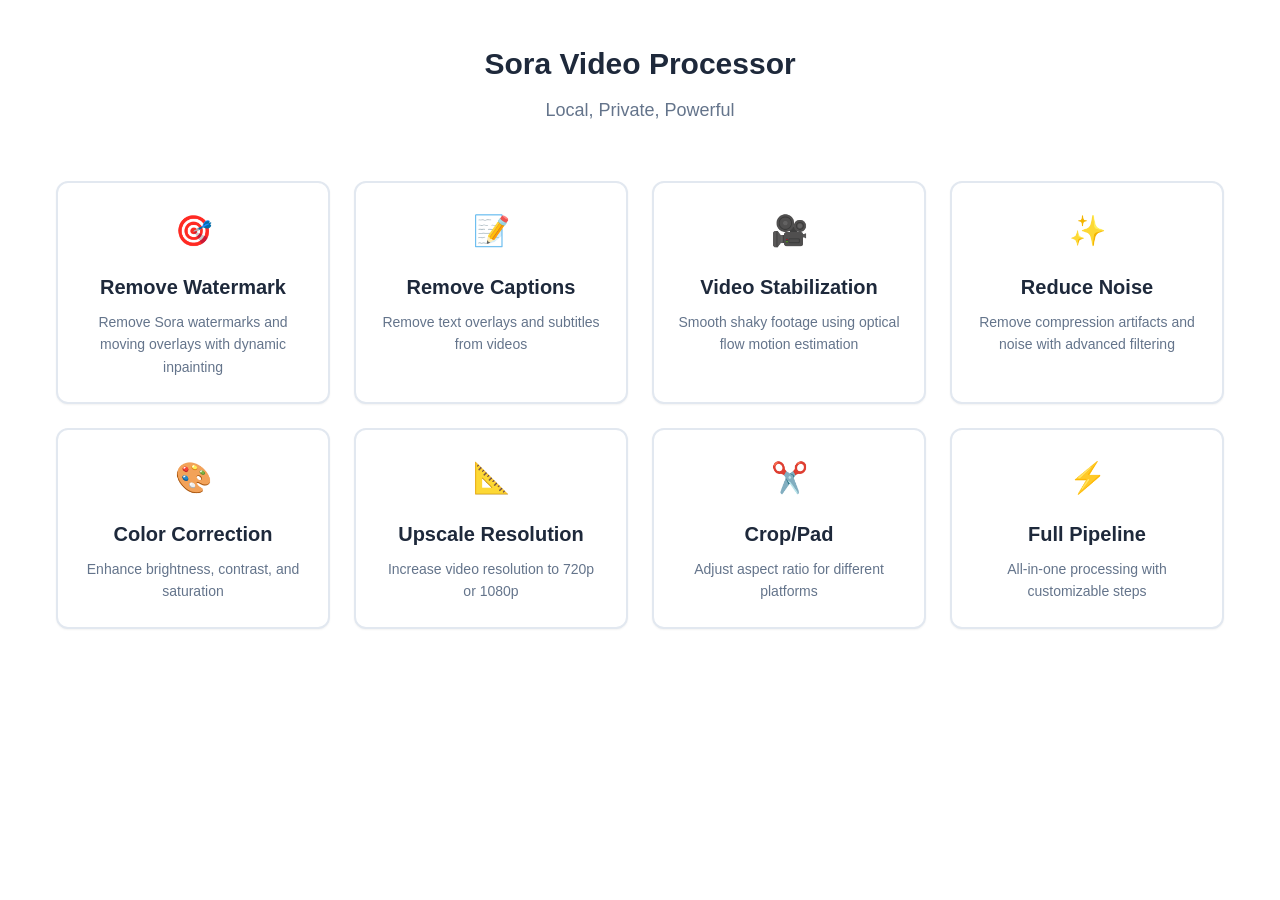
<file: static/index.html>
<!DOCTYPE html>
<html lang="en">
<head>
    <meta charset="UTF-8">
    <meta name="viewport" content="width=device-width, initial-scale=1.0">
    <title>Sora Video Processor</title>
    <link rel="stylesheet" href="/static/css/style.css">
</head>
<body>
    <div class="container">
        <header class="header">
            <h1>Sora Video Processor</h1>
            <p>Local, Private, Powerful</p>
        </header>

        <div class="tools-grid">
            <div class="tool-card" onclick="window.location.href='/tool/watermark-removal'">
                <span class="icon">🎯</span>
                <h3>Remove Watermark</h3>
                <p>Remove Sora watermarks and moving overlays with dynamic inpainting</p>
            </div>

            <div class="tool-card" onclick="window.location.href='/tool/caption-removal'">
                <span class="icon">📝</span>
                <h3>Remove Captions</h3>
                <p>Remove text overlays and subtitles from videos</p>
            </div>

            <div class="tool-card" onclick="window.location.href='/tool/stabilization'">
                <span class="icon">🎥</span>
                <h3>Video Stabilization</h3>
                <p>Smooth shaky footage using optical flow motion estimation</p>
            </div>

            <div class="tool-card" onclick="window.location.href='/tool/denoising'">
                <span class="icon">✨</span>
                <h3>Reduce Noise</h3>
                <p>Remove compression artifacts and noise with advanced filtering</p>
            </div>

            <div class="tool-card" onclick="window.location.href='/tool/color-correction'">
                <span class="icon">🎨</span>
                <h3>Color Correction</h3>
                <p>Enhance brightness, contrast, and saturation</p>
            </div>

            <div class="tool-card" onclick="window.location.href='/tool/upscaling'">
                <span class="icon">📐</span>
                <h3>Upscale Resolution</h3>
                <p>Increase video resolution to 720p or 1080p</p>
            </div>

            <div class="tool-card" onclick="window.location.href='/tool/crop-pad'">
                <span class="icon">✂️</span>
                <h3>Crop/Pad</h3>
                <p>Adjust aspect ratio for different platforms</p>
            </div>

            <div class="tool-card" onclick="window.location.href='/tool/full-pipeline'">
                <span class="icon">⚡</span>
                <h3>Full Pipeline</h3>
                <p>All-in-one processing with customizable steps</p>
            </div>
        </div>
    </div>

    <script src="/static/js/app.js"></script>
</body>
</html>
</file>
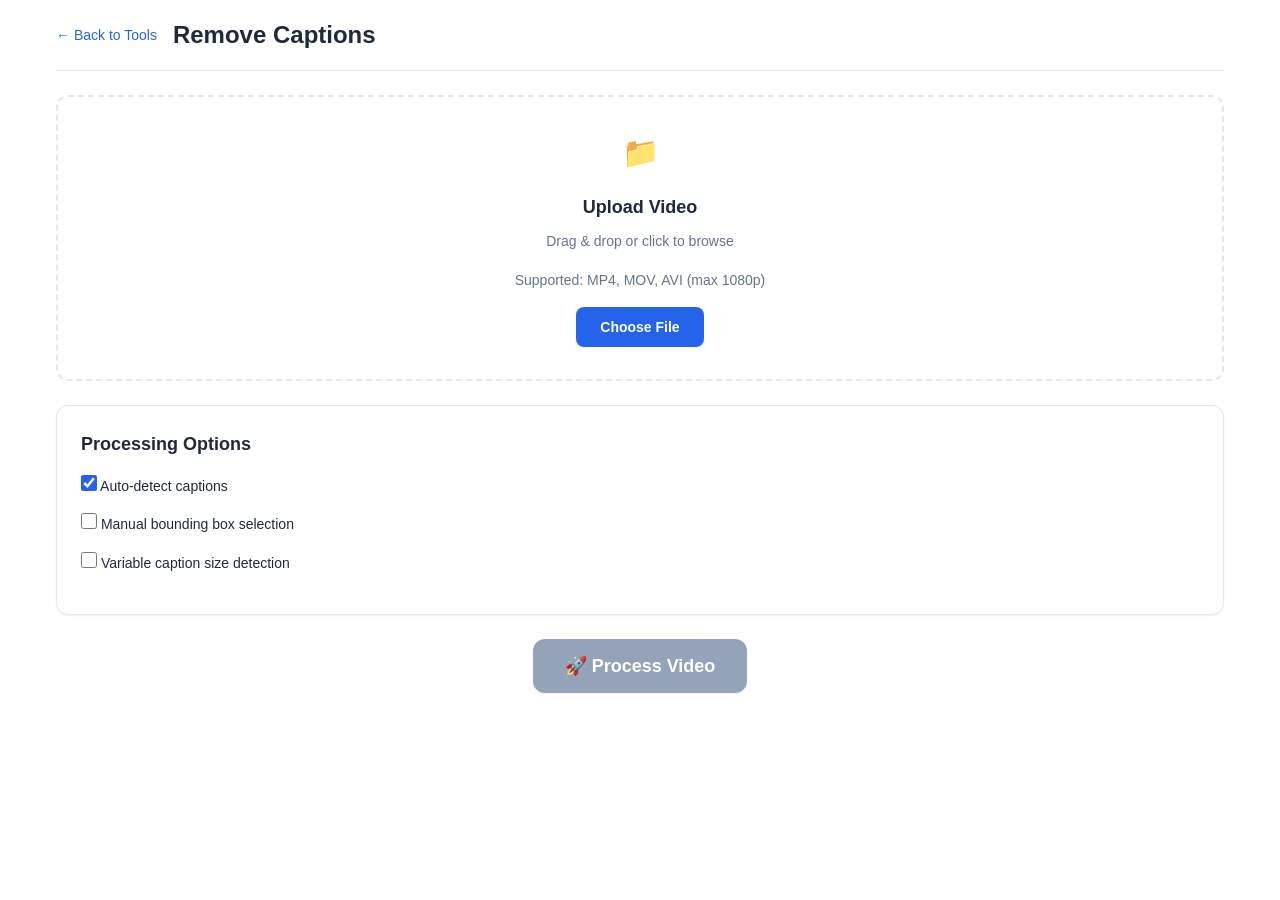
<file: static/caption-removal.html>
<!DOCTYPE html>
<html lang="en">
<head>
    <meta charset="UTF-8">
    <meta name="viewport" content="width=device-width, initial-scale=1.0">
    <title>Caption Removal - Sora Video Processor</title>
    <link rel="stylesheet" href="/static/css/style.css">
</head>
<body>
    <div class="container">
        <div class="tool-header">
            <a href="/" class="back-link">← Back to Tools</a>
            <h1 class="tool-title">Remove Captions</h1>
        </div>

        <div id="upload-area" class="upload-section">
            <div class="upload-icon">📁</div>
            <h3>Upload Video</h3>
            <p>Drag & drop or click to browse</p>
            <p>Supported: MP4, MOV, AVI (max 1080p)</p>
            <input type="file" id="file-input" accept="video/*">
            <button id="upload-btn" class="upload-btn">Choose File</button>
        </div>

        <div id="caption-options" class="options-section">
            <h3>Processing Options</h3>

            <div class="option-group">
                <label class="checkbox-group">
                    <input type="checkbox" name="auto_detect" checked>
                    Auto-detect captions
                </label>
            </div>

            <div class="option-group">
                <label class="checkbox-group">
                    <input type="checkbox" name="manual_bbox">
                    Manual bounding box selection
                </label>
            </div>

            <div class="option-group">
                <label class="checkbox-group">
                    <input type="checkbox" name="variable_size">
                    Variable caption size detection
                </label>
            </div>
        </div>

        <div class="process-section">
            <button id="process-btn" class="process-btn" disabled>🚀 Process Video</button>
        </div>

        <div id="progress-section" class="progress-section hidden">
            <h3>Processing Status</h3>
            <div class="progress-info">
                <span id="progress-text">Preparing...</span>
                <span id="eta-text">Estimated time: calculating...</span>
            </div>
            <div class="progress-bar">
                <div id="progress-fill" class="progress-fill"></div>
            </div>
        </div>

        <div id="download-section" class="download-section hidden">
            <a id="download-btn" class="download-btn" href="#" download>⬇️ Download Processed Video</a>
        </div>
    </div>

    <script src="/static/js/app.js"></script>
</body>
</html>
</file>
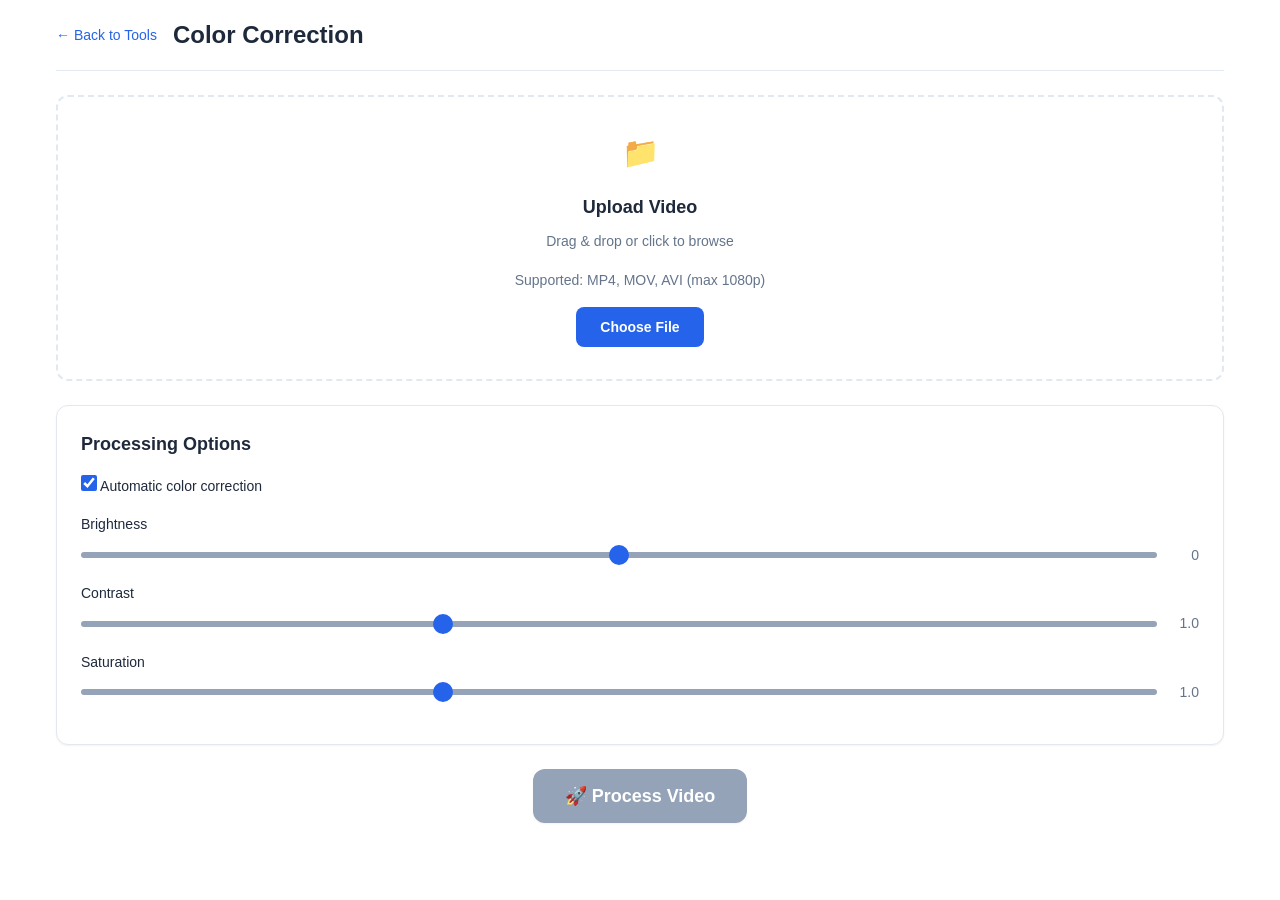
<file: static/color-correction.html>
<!DOCTYPE html>
<html lang="en">
<head>
    <meta charset="UTF-8">
    <meta name="viewport" content="width=device-width, initial-scale=1.0">
    <title>Color Correction - Sora Video Processor</title>
    <link rel="stylesheet" href="/static/css/style.css">
</head>
<body>
    <div class="container">
        <div class="tool-header">
            <a href="/" class="back-link">← Back to Tools</a>
            <h1 class="tool-title">Color Correction</h1>
        </div>

        <div id="upload-area" class="upload-section">
            <div class="upload-icon">📁</div>
            <h3>Upload Video</h3>
            <p>Drag & drop or click to browse</p>
            <p>Supported: MP4, MOV, AVI (max 1080p)</p>
            <input type="file" id="file-input" accept="video/*">
            <button id="upload-btn" class="upload-btn">Choose File</button>
        </div>

        <div id="color-options" class="options-section">
            <h3>Processing Options</h3>

            <div class="option-group">
                <label class="checkbox-group">
                    <input type="checkbox" name="auto" checked>
                    Automatic color correction
                </label>
            </div>

            <div class="option-group">
                <label>Brightness</label>
                <div class="slider-group">
                    <input type="range" name="brightness" min="-100" max="100" value="0" step="5">
                    <span class="value">0</span>
                </div>
            </div>

            <div class="option-group">
                <label>Contrast</label>
                <div class="slider-group">
                    <input type="range" name="contrast" min="0.5" max="2.0" value="1.0" step="0.1">
                    <span class="value">1.0</span>
                </div>
            </div>

            <div class="option-group">
                <label>Saturation</label>
                <div class="slider-group">
                    <input type="range" name="saturation" min="0.5" max="2.0" value="1.0" step="0.1">
                    <span class="value">1.0</span>
                </div>
            </div>
        </div>

        <div class="process-section">
            <button id="process-btn" class="process-btn" disabled>🚀 Process Video</button>
        </div>

        <div id="progress-section" class="progress-section hidden">
            <h3>Processing Status</h3>
            <div class="progress-info">
                <span id="progress-text">Preparing...</span>
                <span id="eta-text">Estimated time: calculating...</span>
            </div>
            <div class="progress-bar">
                <div id="progress-fill" class="progress-fill"></div>
            </div>
        </div>

        <div id="download-section" class="download-section hidden">
            <a id="download-btn" class="download-btn" href="#" download>⬇️ Download Processed Video</a>
        </div>
    </div>

    <script src="/static/js/app.js"></script>
</body>
</html>
</file>
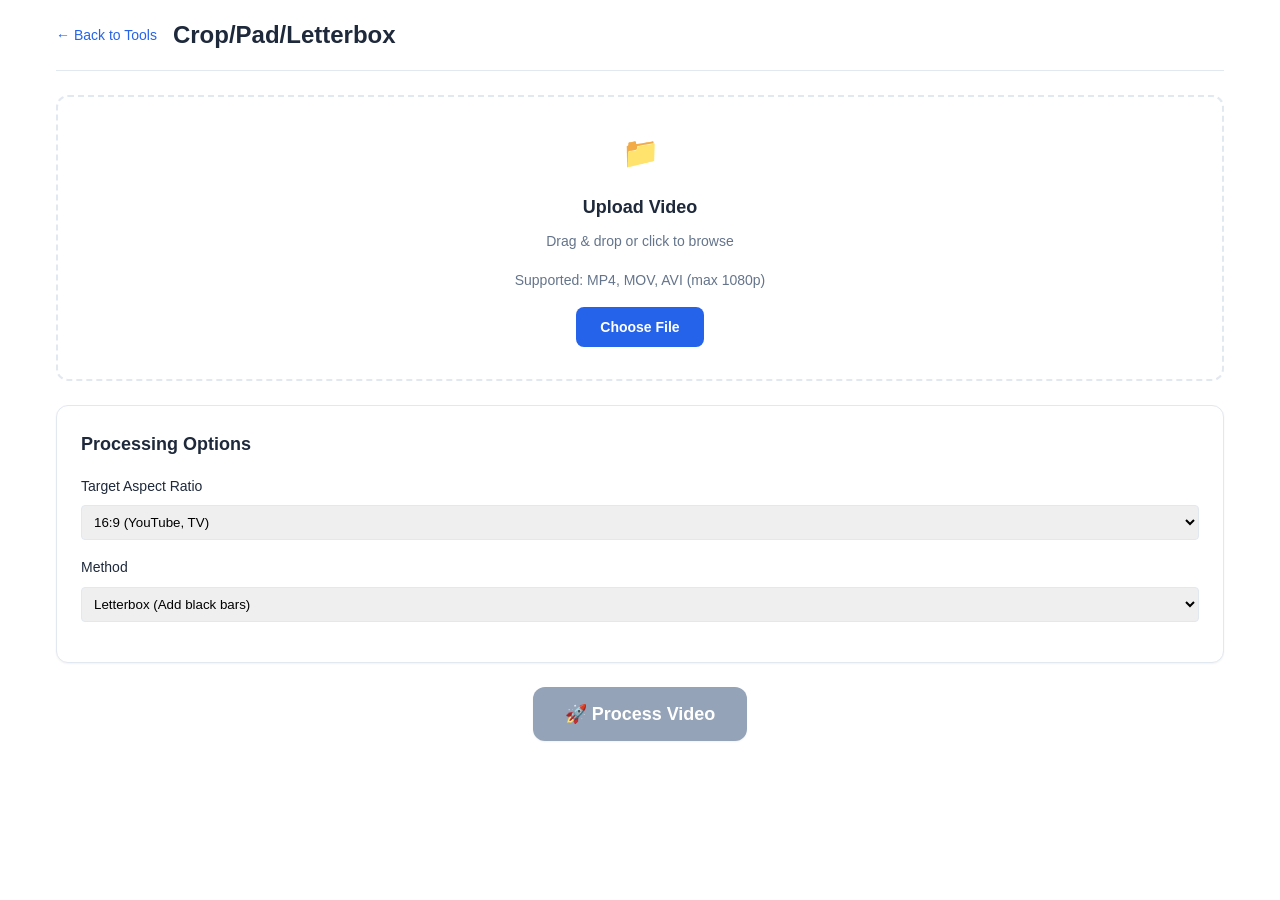
<file: static/crop-pad.html>
<!DOCTYPE html>
<html lang="en">
<head>
    <meta charset="UTF-8">
    <meta name="viewport" content="width=device-width, initial-scale=1.0">
    <title>Crop/Pad - Sora Video Processor</title>
    <link rel="stylesheet" href="/static/css/style.css">
</head>
<body>
    <div class="container">
        <div class="tool-header">
            <a href="/" class="back-link">← Back to Tools</a>
            <h1 class="tool-title">Crop/Pad/Letterbox</h1>
        </div>

        <div id="upload-area" class="upload-section">
            <div class="upload-icon">📁</div>
            <h3>Upload Video</h3>
            <p>Drag & drop or click to browse</p>
            <p>Supported: MP4, MOV, AVI (max 1080p)</p>
            <input type="file" id="file-input" accept="video/*">
            <button id="upload-btn" class="upload-btn">Choose File</button>
        </div>

        <div id="crop-options" class="options-section">
            <h3>Processing Options</h3>

            <div class="option-group">
                <label>Target Aspect Ratio</label>
                <select name="target_aspect" style="width: 100%; padding: var(--space-2); border: 1px solid var(--border); border-radius: 4px;">
                    <option value="16:9" selected>16:9 (YouTube, TV)</option>
                    <option value="9:16">9:16 (Instagram Stories, TikTok)</option>
                    <option value="1:1">1:1 (Instagram Square)</option>
                    <option value="4:3">4:3 (Traditional, DVD)</option>
                </select>
            </div>

            <div class="option-group">
                <label>Method</label>
                <select name="method" style="width: 100%; padding: var(--space-2); border: 1px solid var(--border); border-radius: 4px;">
                    <option value="letterbox" selected>Letterbox (Add black bars)</option>
                    <option value="crop">Crop (Center crop to fit)</option>
                    <option value="pad">Pad (Similar to letterbox)</option>
                </select>
            </div>
        </div>

        <div class="process-section">
            <button id="process-btn" class="process-btn" disabled>🚀 Process Video</button>
        </div>

        <div id="progress-section" class="progress-section hidden">
            <h3>Processing Status</h3>
            <div class="progress-info">
                <span id="progress-text">Preparing...</span>
                <span id="eta-text">Estimated time: calculating...</span>
            </div>
            <div class="progress-bar">
                <div id="progress-fill" class="progress-fill"></div>
            </div>
        </div>

        <div id="download-section" class="download-section hidden">
            <a id="download-btn" class="download-btn" href="#" download>⬇️ Download Processed Video</a>
        </div>
    </div>

    <script src="/static/js/app.js"></script>
</body>
</html>
</file>
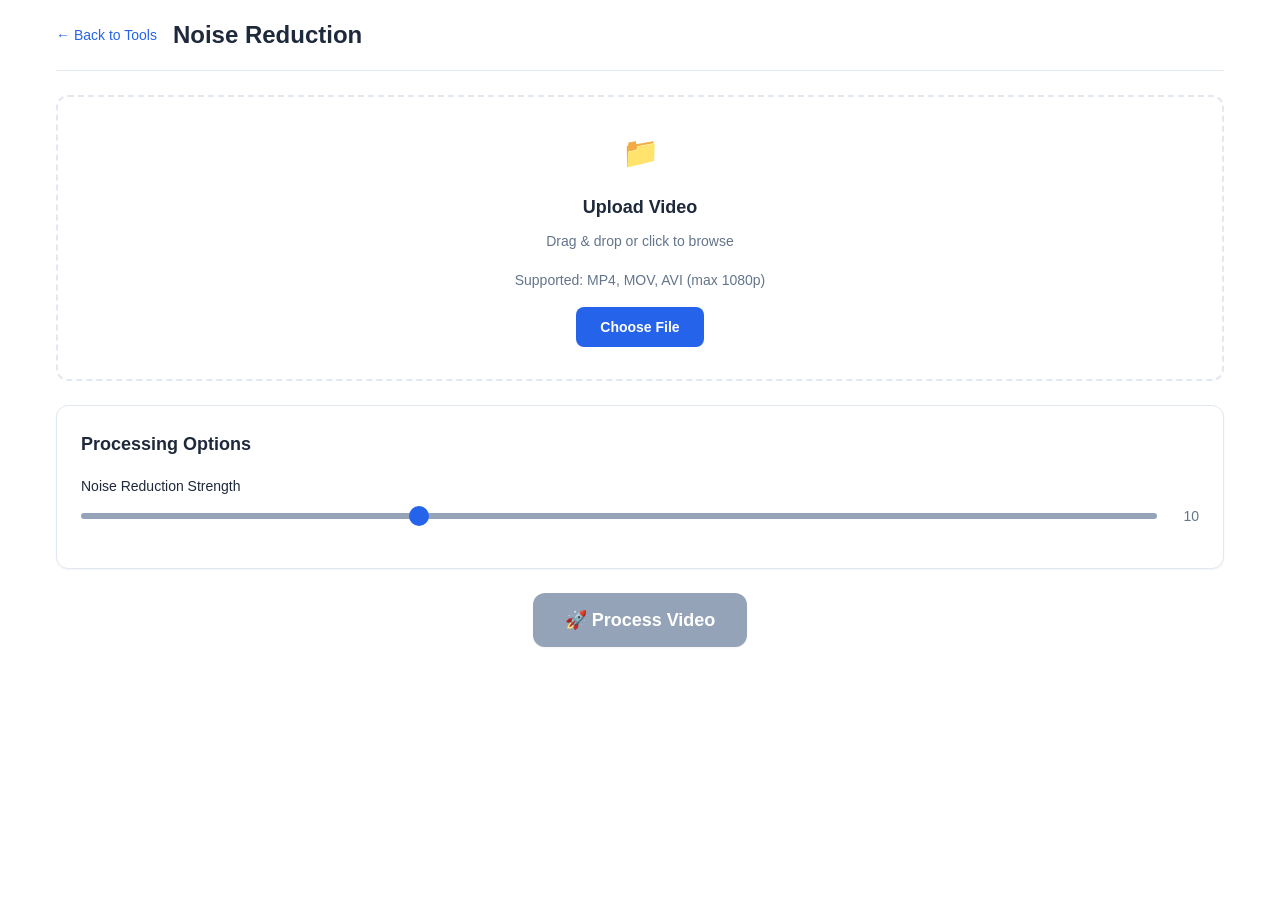
<file: static/denoising.html>
<!DOCTYPE html>
<html lang="en">
<head>
    <meta charset="UTF-8">
    <meta name="viewport" content="width=device-width, initial-scale=1.0">
    <title>Noise Reduction - Sora Video Processor</title>
    <link rel="stylesheet" href="/static/css/style.css">
</head>
<body>
    <div class="container">
        <div class="tool-header">
            <a href="/" class="back-link">← Back to Tools</a>
            <h1 class="tool-title">Noise Reduction</h1>
        </div>

        <div id="upload-area" class="upload-section">
            <div class="upload-icon">📁</div>
            <h3>Upload Video</h3>
            <p>Drag & drop or click to browse</p>
            <p>Supported: MP4, MOV, AVI (max 1080p)</p>
            <input type="file" id="file-input" accept="video/*">
            <button id="upload-btn" class="upload-btn">Choose File</button>
        </div>

        <div id="denoising-options" class="options-section">
            <h3>Processing Options</h3>

            <div class="option-group">
                <label>Noise Reduction Strength</label>
                <div class="slider-group">
                    <input type="range" name="strength" min="1" max="30" value="10" step="1">
                    <span class="value">10</span>
                </div>
            </div>
        </div>

        <div class="process-section">
            <button id="process-btn" class="process-btn" disabled>🚀 Process Video</button>
        </div>

        <div id="progress-section" class="progress-section hidden">
            <h3>Processing Status</h3>
            <div class="progress-info">
                <span id="progress-text">Preparing...</span>
                <span id="eta-text">Estimated time: calculating...</span>
            </div>
            <div class="progress-bar">
                <div id="progress-fill" class="progress-fill"></div>
            </div>
        </div>

        <div id="download-section" class="download-section hidden">
            <a id="download-btn" class="download-btn" href="#" download>⬇️ Download Processed Video</a>
        </div>
    </div>

    <script src="/static/js/app.js"></script>
</body>
</html>
</file>
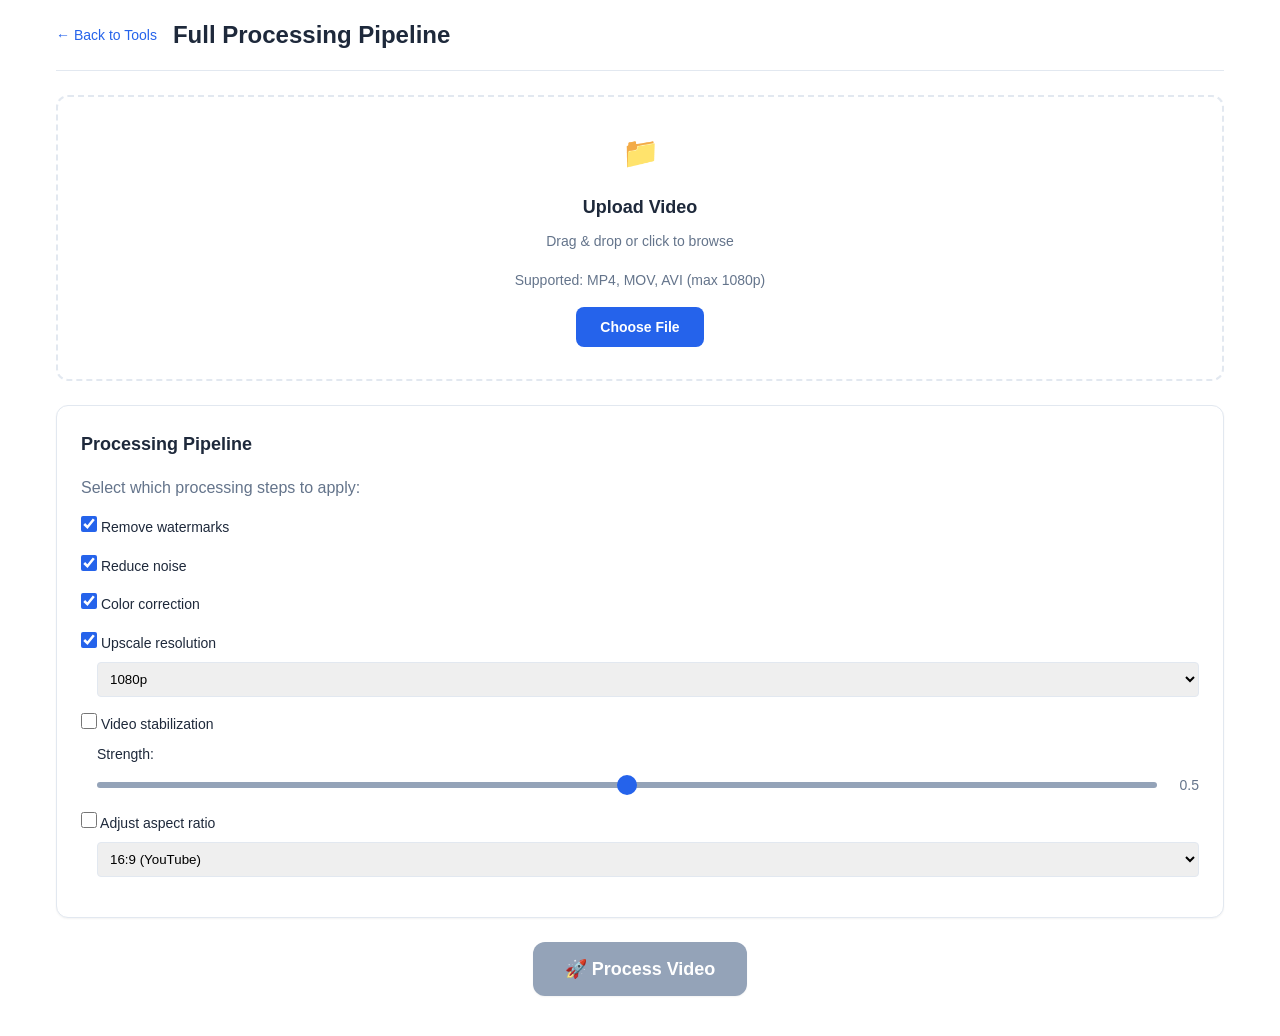
<file: static/full-pipeline.html>
<!DOCTYPE html>
<html lang="en">
<head>
    <meta charset="UTF-8">
    <meta name="viewport" content="width=device-width, initial-scale=1.0">
    <title>Full Pipeline - Sora Video Processor</title>
    <link rel="stylesheet" href="/static/css/style.css">
</head>
<body>
    <div class="container">
        <div class="tool-header">
            <a href="/" class="back-link">← Back to Tools</a>
            <h1 class="tool-title">Full Processing Pipeline</h1>
        </div>

        <div id="upload-area" class="upload-section">
            <div class="upload-icon">📁</div>
            <h3>Upload Video</h3>
            <p>Drag & drop or click to browse</p>
            <p>Supported: MP4, MOV, AVI (max 1080p)</p>
            <input type="file" id="file-input" accept="video/*">
            <button id="upload-btn" class="upload-btn">Choose File</button>
        </div>

        <div id="pipeline-options" class="options-section">
            <h3>Processing Pipeline</h3>
            <p style="color: var(--gray-text); margin-bottom: var(--space-4);">Select which processing steps to apply:</p>

            <div class="option-group">
                <label class="checkbox-group">
                    <input type="checkbox" name="enable_watermarkremover" checked>
                    Remove watermarks
                </label>
            </div>

            <div class="option-group">
                <label class="checkbox-group">
                    <input type="checkbox" name="enable_noisereducer" checked>
                    Reduce noise
                </label>
            </div>

            <div class="option-group">
                <label class="checkbox-group">
                    <input type="checkbox" name="enable_colorcorrector" checked>
                    Color correction
                </label>
            </div>

            <div class="option-group">
                <label class="checkbox-group">
                    <input type="checkbox" name="enable_videoupscaler" checked>
                    Upscale resolution
                </label>
                <div style="margin-left: var(--space-4); margin-top: var(--space-2);">
                    <select name="target_resolution" style="width: 100%; padding: var(--space-2); border: 1px solid var(--border); border-radius: 4px;">
                        <option value="720p">720p</option>
                        <option value="1080p" selected>1080p</option>
                    </select>
                </div>
            </div>

            <div class="option-group">
                <label class="checkbox-group">
                    <input type="checkbox" name="enable_videostabilizer">
                    Video stabilization
                </label>
                <div style="margin-left: var(--space-4); margin-top: var(--space-2);">
                    <label style="font-size: var(--text-sm);">Strength:</label>
                    <div class="slider-group">
                        <input type="range" name="smoothness" min="0" max="1" value="0.5" step="0.1">
                        <span class="value">0.5</span>
                    </div>
                </div>
            </div>

            <div class="option-group">
                <label class="checkbox-group">
                    <input type="checkbox" name="enable_aspectadjuster">
                    Adjust aspect ratio
                </label>
                <div style="margin-left: var(--space-4); margin-top: var(--space-2);">
                    <select name="target_aspect" style="width: 100%; padding: var(--space-2); border: 1px solid var(--border); border-radius: 4px;">
                        <option value="16:9" selected>16:9 (YouTube)</option>
                        <option value="9:16">9:16 (Instagram Stories)</option>
                        <option value="1:1">1:1 (Instagram Square)</option>
                        <option value="4:3">4:3 (Traditional)</option>
                    </select>
                </div>
            </div>
        </div>

        <div class="process-section">
            <button id="process-btn" class="process-btn" disabled>🚀 Process Video</button>
        </div>

        <div id="progress-section" class="progress-section hidden">
            <h3>Processing Status</h3>
            <div class="progress-info">
                <span id="progress-text">Preparing...</span>
                <span id="eta-text">Estimated time: calculating...</span>
            </div>
            <div class="progress-bar">
                <div id="progress-fill" class="progress-fill"></div>
            </div>
        </div>

        <div id="download-section" class="download-section hidden">
            <a id="download-btn" class="download-btn" href="#" download>⬇️ Download Processed Video</a>
        </div>
    </div>

    <script src="/static/js/app.js"></script>
</body>
</html>
</file>
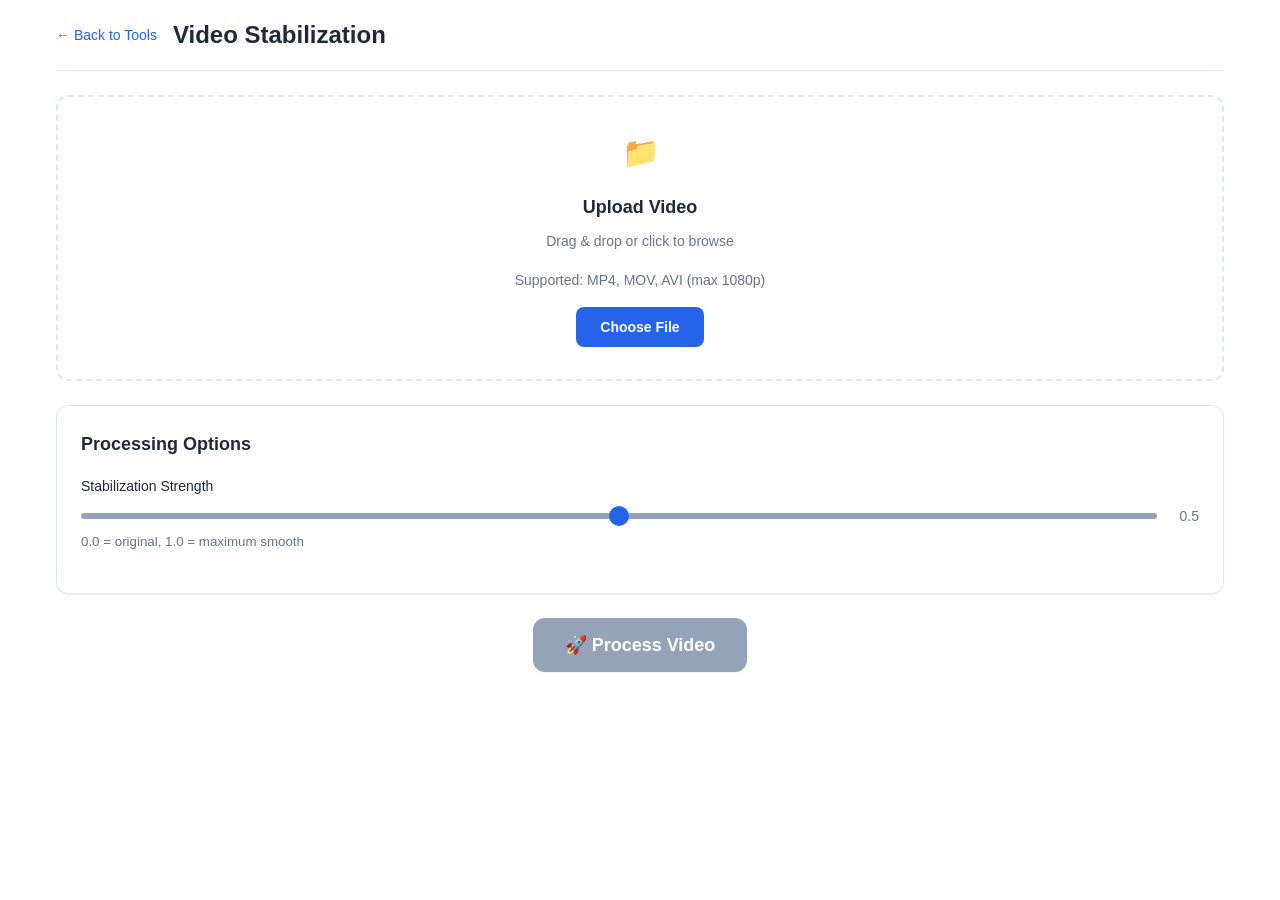
<file: static/stabilization.html>
<!DOCTYPE html>
<html lang="en">
<head>
    <meta charset="UTF-8">
    <meta name="viewport" content="width=device-width, initial-scale=1.0">
    <title>Video Stabilization - Sora Video Processor</title>
    <link rel="stylesheet" href="/static/css/style.css">
</head>
<body>
    <div class="container">
        <div class="tool-header">
            <a href="/" class="back-link">← Back to Tools</a>
            <h1 class="tool-title">Video Stabilization</h1>
        </div>

        <div id="upload-area" class="upload-section">
            <div class="upload-icon">📁</div>
            <h3>Upload Video</h3>
            <p>Drag & drop or click to browse</p>
            <p>Supported: MP4, MOV, AVI (max 1080p)</p>
            <input type="file" id="file-input" accept="video/*">
            <button id="upload-btn" class="upload-btn">Choose File</button>
        </div>

        <div id="stabilization-options" class="options-section">
            <h3>Processing Options</h3>

            <div class="option-group">
                <label>Stabilization Strength</label>
                <div class="slider-group">
                    <input type="range" name="smoothness" min="0" max="1" value="0.5" step="0.1">
                    <span class="value">0.5</span>
                </div>
                <small style="color: var(--gray-text);">0.0 = original, 1.0 = maximum smooth</small>
            </div>
        </div>

        <div class="process-section">
            <button id="process-btn" class="process-btn" disabled>🚀 Process Video</button>
        </div>

        <div id="progress-section" class="progress-section hidden">
            <h3>Processing Status</h3>
            <div class="progress-info">
                <span id="progress-text">Preparing...</span>
                <span id="eta-text">Estimated time: calculating...</span>
            </div>
            <div class="progress-bar">
                <div id="progress-fill" class="progress-fill"></div>
            </div>
        </div>

        <div id="download-section" class="download-section hidden">
            <a id="download-btn" class="download-btn" href="#" download>⬇️ Download Processed Video</a>
        </div>
    </div>

    <script src="/static/js/app.js"></script>
</body>
</html>
</file>
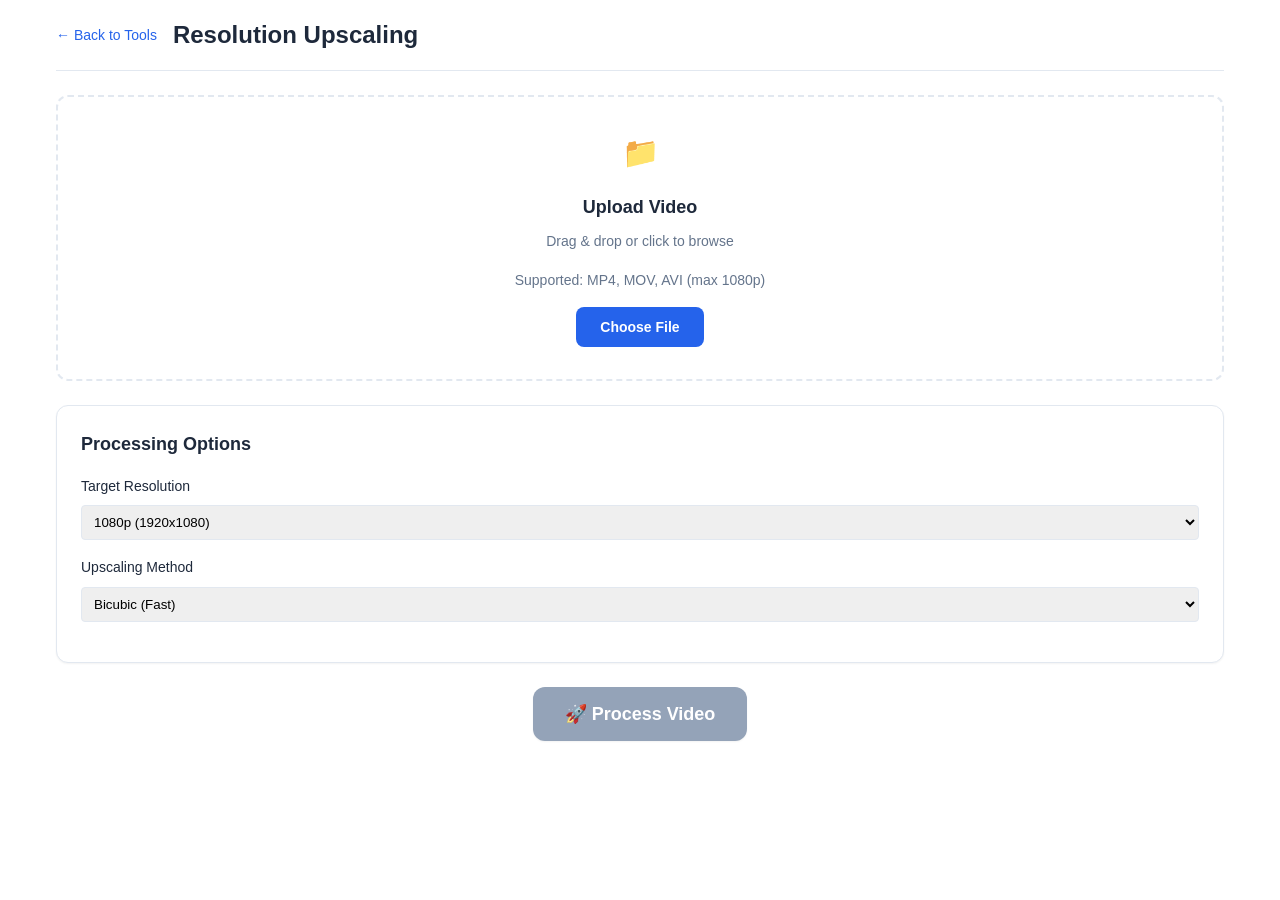
<file: static/upscaling.html>
<!DOCTYPE html>
<html lang="en">
<head>
    <meta charset="UTF-8">
    <meta name="viewport" content="width=device-width, initial-scale=1.0">
    <title>Resolution Upscaling - Sora Video Processor</title>
    <link rel="stylesheet" href="/static/css/style.css">
</head>
<body>
    <div class="container">
        <div class="tool-header">
            <a href="/" class="back-link">← Back to Tools</a>
            <h1 class="tool-title">Resolution Upscaling</h1>
        </div>

        <div id="upload-area" class="upload-section">
            <div class="upload-icon">📁</div>
            <h3>Upload Video</h3>
            <p>Drag & drop or click to browse</p>
            <p>Supported: MP4, MOV, AVI (max 1080p)</p>
            <input type="file" id="file-input" accept="video/*">
            <button id="upload-btn" class="upload-btn">Choose File</button>
        </div>

        <div id="upscaling-options" class="options-section">
            <h3>Processing Options</h3>

            <div class="option-group">
                <label>Target Resolution</label>
                <select name="target_resolution" style="width: 100%; padding: var(--space-2); border: 1px solid var(--border); border-radius: 4px;">
                    <option value="720p">720p (1280x720)</option>
                    <option value="1080p" selected>1080p (1920x1080)</option>
                </select>
            </div>

            <div class="option-group">
                <label>Upscaling Method</label>
                <select name="method" style="width: 100%; padding: var(--space-2); border: 1px solid var(--border); border-radius: 4px;">
                    <option value="bicubic" selected>Bicubic (Fast)</option>
                    <option value="dnn">DNN Super Resolution (High Quality)</option>
                </select>
            </div>
        </div>

        <div class="process-section">
            <button id="process-btn" class="process-btn" disabled>🚀 Process Video</button>
        </div>

        <div id="progress-section" class="progress-section hidden">
            <h3>Processing Status</h3>
            <div class="progress-info">
                <span id="progress-text">Preparing...</span>
                <span id="eta-text">Estimated time: calculating...</span>
            </div>
            <div class="progress-bar">
                <div id="progress-fill" class="progress-fill"></div>
            </div>
        </div>

        <div id="download-section" class="download-section hidden">
            <a id="download-btn" class="download-btn" href="#" download>⬇️ Download Processed Video</a>
        </div>
    </div>

    <script src="/static/js/app.js"></script>
</body>
</html>
</file>
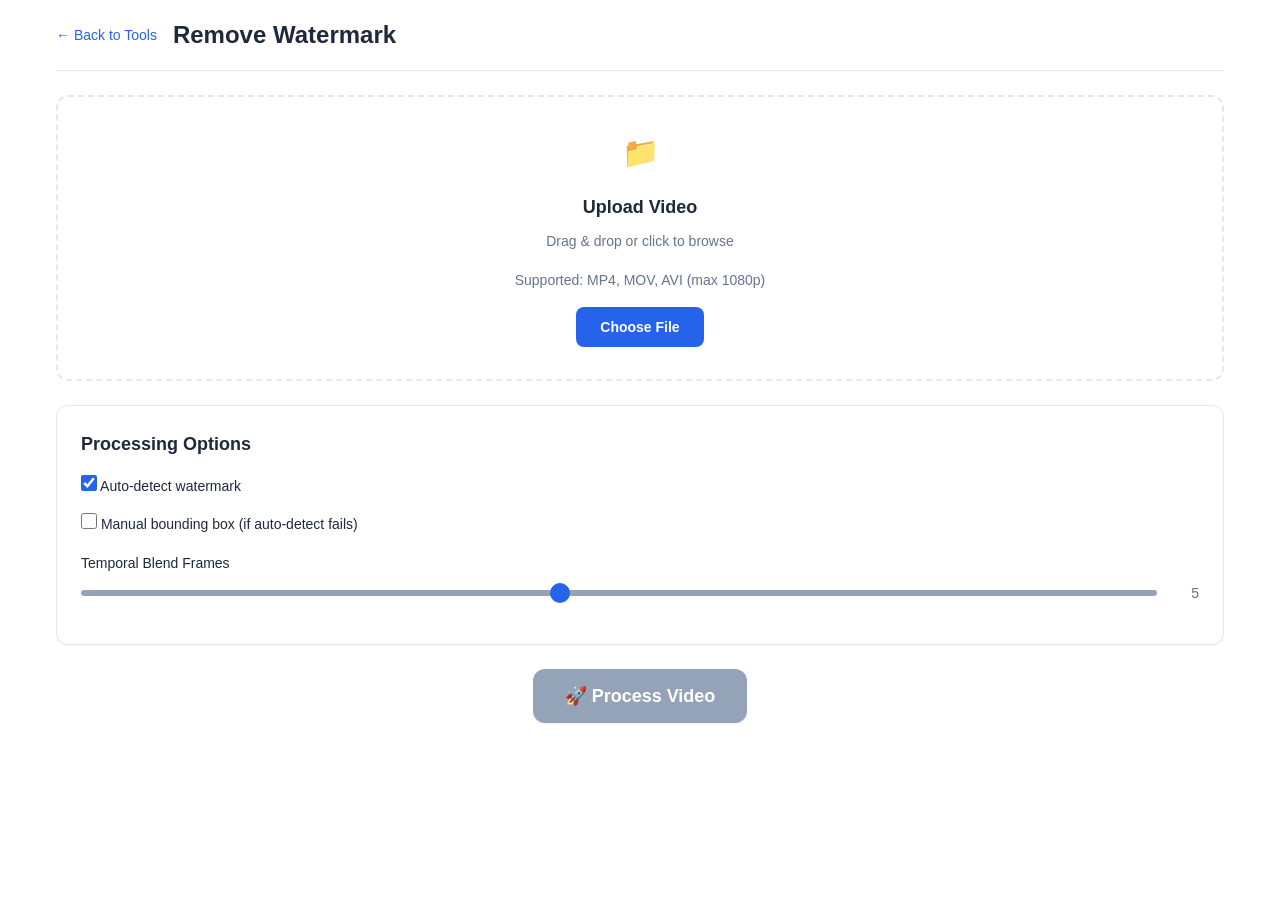
<file: static/watermark-removal.html>
<!DOCTYPE html>
<html lang="en">
<head>
    <meta charset="UTF-8">
    <meta name="viewport" content="width=device-width, initial-scale=1.0">
    <title>Watermark Removal - Sora Video Processor</title>
    <link rel="stylesheet" href="/static/css/style.css">
</head>
<body>
    <div class="container">
        <div class="tool-header">
            <a href="/" class="back-link">← Back to Tools</a>
            <h1 class="tool-title">Remove Watermark</h1>
        </div>

        <div id="upload-area" class="upload-section">
            <div class="upload-icon">📁</div>
            <h3>Upload Video</h3>
            <p>Drag & drop or click to browse</p>
            <p>Supported: MP4, MOV, AVI (max 1080p)</p>
            <input type="file" id="file-input" accept="video/*">
            <button id="upload-btn" class="upload-btn">Choose File</button>
            <div id="selected-info" class="selected-info" aria-live="polite"></div>
        </div>

        <div id="watermark-options" class="options-section">
            <h3>Processing Options</h3>

            <div class="option-group">
                <label class="checkbox-group">
                    <input type="checkbox" name="auto_detect" checked>
                    Auto-detect watermark
                </label>
            </div>

            <div class="option-group">
                <label class="checkbox-group">
                    <input type="checkbox" name="manual_bbox">
                    Manual bounding box (if auto-detect fails)
                </label>
            </div>

            <div class="option-group">
                <label>Temporal Blend Frames</label>
                <div class="slider-group">
                    <input type="range" name="temporal_blend_frames" min="1" max="10" value="5" step="1">
                    <span class="value">5</span>
                </div>
            </div>
        </div>

        <div class="process-section">
            <button id="process-btn" class="process-btn" disabled>🚀 Process Video</button>
        </div>
        <div id="preview-section" class="preview-section hidden">
            <h3>Uploaded Video Preview</h3>
            <video id="preview-video" controls width="480"></video>
            <div style="margin-top: 8px;">
                <a id="view-uploaded-btn" class="download-btn" href="#" target="_blank">🔎 View Uploaded Video</a>
            </div>
        </div>
        <div id="progress-section" class="progress-section hidden">
            <h3>Processing Status</h3>
            <div class="progress-info">
                <span id="progress-text">Preparing...</span>
                <span id="eta-text">Estimated time: calculating...</span>
            </div>
            <div class="progress-bar">
                <div id="progress-fill" class="progress-fill"></div>
            </div>
        </div>

        <div id="download-section" class="download-section hidden">
            <a id="download-btn" class="download-btn" href="#" download>⬇️ Download Processed Video</a>
        </div>
    </div>

    <script src="/static/js/app.js"></script>
</body>
</html>
</file>
<file: static/css/style.css>
/* ViewMax.io Inspired Styles - White & Blue Theme */

/* CSS Custom Properties (Variables) */
:root {
  /* Primary Colors */
  --primary-blue: #2563EB;
  --light-blue: #DBEAFE;
  --white: #FFFFFF;

  /* Text Colors */
  --dark-text: #1E293B;
  --gray-text: #64748B;
  --light-gray: #94A3B8;

  /* UI Elements */
  --border: #E2E8F0;
  --success: #10B981;
  --error: #EF4444;
  --warning: #F59E0B;

  /* Shadows */
  --shadow-sm: 0 1px 2px 0 rgba(0, 0, 0, 0.05);
  --shadow-md: 0 4px 6px -1px rgba(0, 0, 0, 0.1);
  --shadow-lg: 0 10px 15px -3px rgba(0, 0, 0, 0.1);

  /* Typography */
  --font-family: -apple-system, BlinkMacSystemFont, 'Segoe UI', 'Roboto', 'Oxygen', 'Ubuntu', 'Cantarell', sans-serif;

  /* Sizes */
  --text-xs: 0.75rem;
  --text-sm: 0.875rem;
  --text-base: 1rem;
  --text-lg: 1.125rem;
  --text-xl: 1.25rem;
  --text-2xl: 1.5rem;
  --text-3xl: 1.875rem;

  /* Spacing */
  --space-1: 0.25rem;
  --space-2: 0.5rem;
  --space-3: 0.75rem;
  --space-4: 1rem;
  --space-6: 1.5rem;
  --space-8: 2rem;
  --space-12: 3rem;
}

/* Reset and Base Styles */
* {
  box-sizing: border-box;
  margin: 0;
  padding: 0;
}

body {
  font-family: var(--font-family);
  background-color: var(--white);
  color: var(--dark-text);
  line-height: 1.6;
  -webkit-font-smoothing: antialiased;
  -moz-osx-font-smoothing: grayscale;
}

.container {
  max-width: 1200px;
  margin: 0 auto;
  padding: var(--space-4);
}

/* Header */
.header {
  text-align: center;
  margin-bottom: var(--space-8);
  padding: var(--space-6) 0;
}

.header h1 {
  font-size: var(--text-3xl);
  font-weight: 700;
  color: var(--dark-text);
  margin-bottom: var(--space-2);
}

.header p {
  font-size: var(--text-lg);
  color: var(--gray-text);
}

/* Tool Grid */
.tools-grid {
  display: grid;
  grid-template-columns: repeat(auto-fit, minmax(250px, 1fr));
  gap: var(--space-6);
  margin-bottom: var(--space-12);
}

.tool-card {
  background: var(--white);
  border: 2px solid var(--border);
  border-radius: 12px;
  padding: var(--space-6);
  text-align: center;
  cursor: pointer;
  transition: all 0.2s ease;
  box-shadow: var(--shadow-sm);
}

.tool-card:hover {
  border-color: var(--primary-blue);
  box-shadow: var(--shadow-md);
  transform: translateY(-2px);
}

.tool-card .icon {
  font-size: var(--text-3xl);
  margin-bottom: var(--space-4);
  display: block;
}

.tool-card h3 {
  font-size: var(--text-xl);
  font-weight: 600;
  margin-bottom: var(--space-2);
  color: var(--dark-text);
}

.tool-card p {
  font-size: var(--text-sm);
  color: var(--gray-text);
}

/* Tool Page Layout */
.tool-header {
  display: flex;
  align-items: center;
  margin-bottom: var(--space-6);
  padding-bottom: var(--space-4);
  border-bottom: 1px solid var(--border);
}

.back-link {
  color: var(--primary-blue);
  text-decoration: none;
  font-size: var(--text-sm);
  margin-right: var(--space-4);
  display: flex;
  align-items: center;
}

.back-link:hover {
  text-decoration: underline;
}

.tool-title {
  font-size: var(--text-2xl);
  font-weight: 700;
  color: var(--dark-text);
}

/* Upload Section */
.upload-section {
  background: var(--white);
  border: 2px dashed var(--border);
  border-radius: 12px;
  padding: var(--space-8);
  text-align: center;
  margin-bottom: var(--space-6);
  transition: all 0.2s ease;
}

.upload-section:hover,
.upload-section.dragover {
  border-color: var(--primary-blue);
  background: var(--light-blue);
}

.upload-section .upload-icon {
  font-size: var(--text-3xl);
  color: var(--gray-text);
  margin-bottom: var(--space-4);
}

.upload-section h3 {
  font-size: var(--text-lg);
  font-weight: 600;
  margin-bottom: var(--space-2);
  color: var(--dark-text);
}

.upload-section p {
  font-size: var(--text-sm);
  color: var(--gray-text);
  margin-bottom: var(--space-4);
}

.upload-section input[type="file"] {
  display: none;
}

.upload-btn {
  background: var(--primary-blue);
  color: var(--white);
  border: none;
  padding: var(--space-3) var(--space-6);
  border-radius: 8px;
  font-size: var(--text-sm);
  font-weight: 600;
  cursor: pointer;
  transition: all 0.2s ease;
}

.upload-btn:hover {
  background: #1d4ed8;
  transform: translateY(-1px);
}

/* Options Section */
.options-section {
  background: var(--white);
  border: 1px solid var(--border);
  border-radius: 12px;
  padding: var(--space-6);
  margin-bottom: var(--space-6);
  box-shadow: var(--shadow-sm);
}

.options-section h3 {
  font-size: var(--text-lg);
  font-weight: 600;
  margin-bottom: var(--space-4);
  color: var(--dark-text);
}

.option-group {
  margin-bottom: var(--space-4);
}

.option-group label {
  display: block;
  font-size: var(--text-sm);
  font-weight: 500;
  color: var(--dark-text);
  margin-bottom: var(--space-2);
}

.checkbox-group {
  display: flex;
  align-items: center;
  gap: var(--space-2);
}

.checkbox-group input[type="checkbox"] {
  width: 16px;
  height: 16px;
  accent-color: var(--primary-blue);
}

.slider-group {
  display: flex;
  align-items: center;
  gap: var(--space-3);
}

.slider-group input[type="range"] {
  flex: 1;
  height: 6px;
  border-radius: 3px;
  background: var(--light-gray);
  outline: none;
  -webkit-appearance: none;
}

.slider-group input[type="range"]::-webkit-slider-thumb {
  -webkit-appearance: none;
  width: 20px;
  height: 20px;
  border-radius: 50%;
  background: var(--primary-blue);
  cursor: pointer;
}

.slider-group .value {
  font-size: var(--text-sm);
  color: var(--gray-text);
  min-width: 30px;
  text-align: right;
}

/* Process Button */
.process-section {
  text-align: center;
  margin-bottom: var(--space-6);
}

.process-btn {
  background: var(--primary-blue);
  color: var(--white);
  border: none;
  padding: var(--space-4) var(--space-8);
  border-radius: 12px;
  font-size: var(--text-lg);
  font-weight: 600;
  cursor: pointer;
  transition: all 0.2s ease;
  box-shadow: var(--shadow-md);
}

.process-btn:hover {
  background: #1d4ed8;
  transform: translateY(-2px);
  box-shadow: var(--shadow-lg);
}

.process-btn:disabled {
  background: var(--light-gray);
  cursor: not-allowed;
  transform: none;
  box-shadow: var(--shadow-sm);
}

/* Progress Section */
.progress-section {
  background: var(--white);
  border: 1px solid var(--border);
  border-radius: 12px;
  padding: var(--space-6);
  margin-bottom: var(--space-6);
  box-shadow: var(--shadow-sm);
}

.progress-section h3 {
  font-size: var(--text-lg);
  font-weight: 600;
  margin-bottom: var(--space-4);
  color: var(--dark-text);
}

.progress-info {
  display: flex;
  justify-content: space-between;
  align-items: center;
  margin-bottom: var(--space-3);
}

.progress-text {
  font-size: var(--text-sm);
  color: var(--gray-text);
}

.progress-bar {
  width: 100%;
  height: 8px;
  background: var(--light-gray);
  border-radius: 4px;
  overflow: hidden;
  margin-bottom: var(--space-2);
}

.progress-fill {
  height: 100%;
  background: var(--primary-blue);
  border-radius: 4px;
  transition: width 0.3s ease;
  width: 0%;
}

.eta-text {
  font-size: var(--text-sm);
  color: var(--gray-text);
}

/* Download Section */
.download-section {
  text-align: center;
}

.download-btn {
  background: var(--success);
  color: var(--white);
  border: none;
  padding: var(--space-4) var(--space-8);
  border-radius: 12px;
  font-size: var(--text-lg);
  font-weight: 600;
  cursor: pointer;
  transition: all 0.2s ease;
  box-shadow: var(--shadow-md);
  text-decoration: none;
  display: inline-block;
}

.download-btn:hover {
  background: #059669;
  transform: translateY(-2px);
  box-shadow: var(--shadow-lg);
}

/* Status Messages */
.status-message {
  padding: var(--space-3) var(--space-4);
  border-radius: 8px;
  margin-bottom: var(--space-4);
  font-size: var(--text-sm);
  font-weight: 500;
}

.status-success {
  background: #d1fae5;
  color: #065f46;
  border: 1px solid #a7f3d0;
}

.status-error {
  background: #fee2e2;
  color: #991b1b;
  border: 1px solid #fecaca;
}

.status-info {
  background: var(--light-blue);
  color: var(--primary-blue);
  border: 1px solid #bfdbfe;
}

/* Responsive Design */
@media (max-width: 768px) {
  .container {
    padding: var(--space-2);
  }

  .tools-grid {
    grid-template-columns: 1fr;
    gap: var(--space-4);
  }

  .tool-card {
    padding: var(--space-4);
  }

  .header h1 {
    font-size: var(--text-2xl);
  }

  .tool-title {
    font-size: var(--text-xl);
  }

  .upload-section {
    padding: var(--space-6);
  }

  .process-btn,
  .download-btn {
    width: 100%;
    padding: var(--space-4);
  }
}

/* Loading Animation */
@keyframes spin {
  0% { transform: rotate(0deg); }
  100% { transform: rotate(360deg); }
}

.loading {
  display: inline-block;
  width: 20px;
  height: 20px;
  border: 2px solid var(--light-gray);
  border-radius: 50%;
  border-top-color: var(--primary-blue);
  animation: spin 1s ease-in-out infinite;
  margin-right: var(--space-2);
}

/* Hidden class */
.hidden {
  display: none !important;
}
</file>
